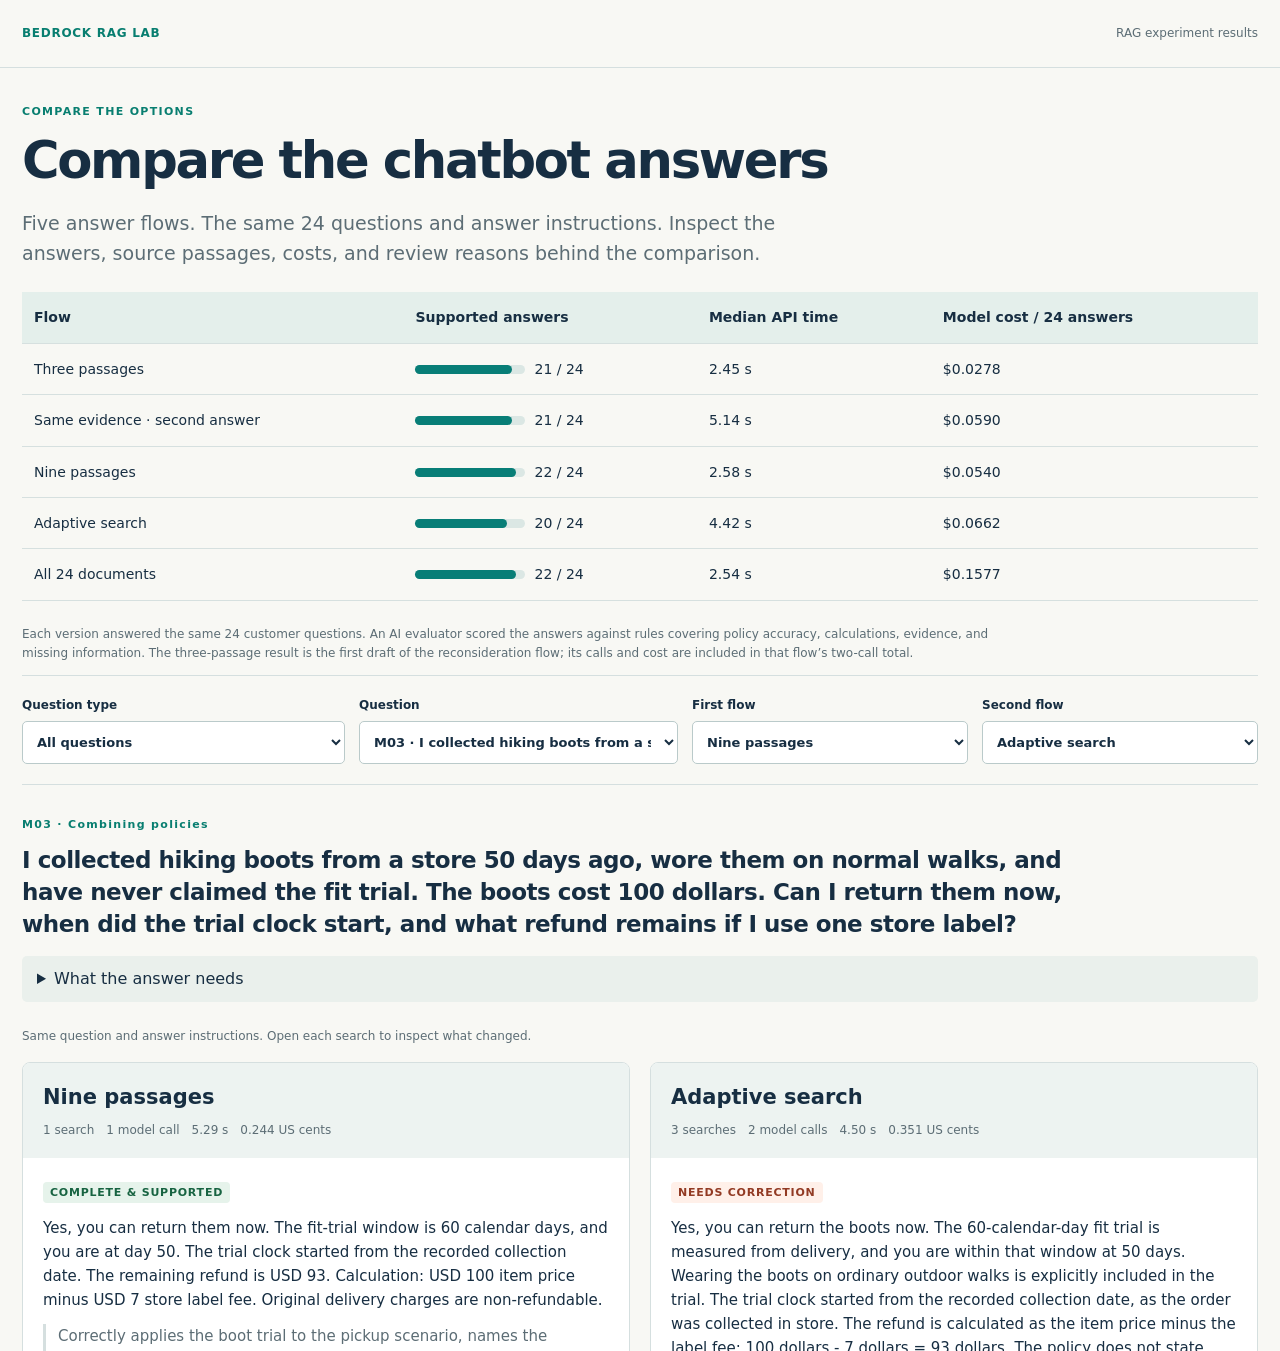
<file: index.html>
<!doctype html><html lang="en"><meta charset="utf-8"><title>Bedrock RAG Lab</title><meta http-equiv="refresh" content="0;url=explorer/index.html"><a href="explorer/index.html">Compare the chatbot answers</a></html>
</file>
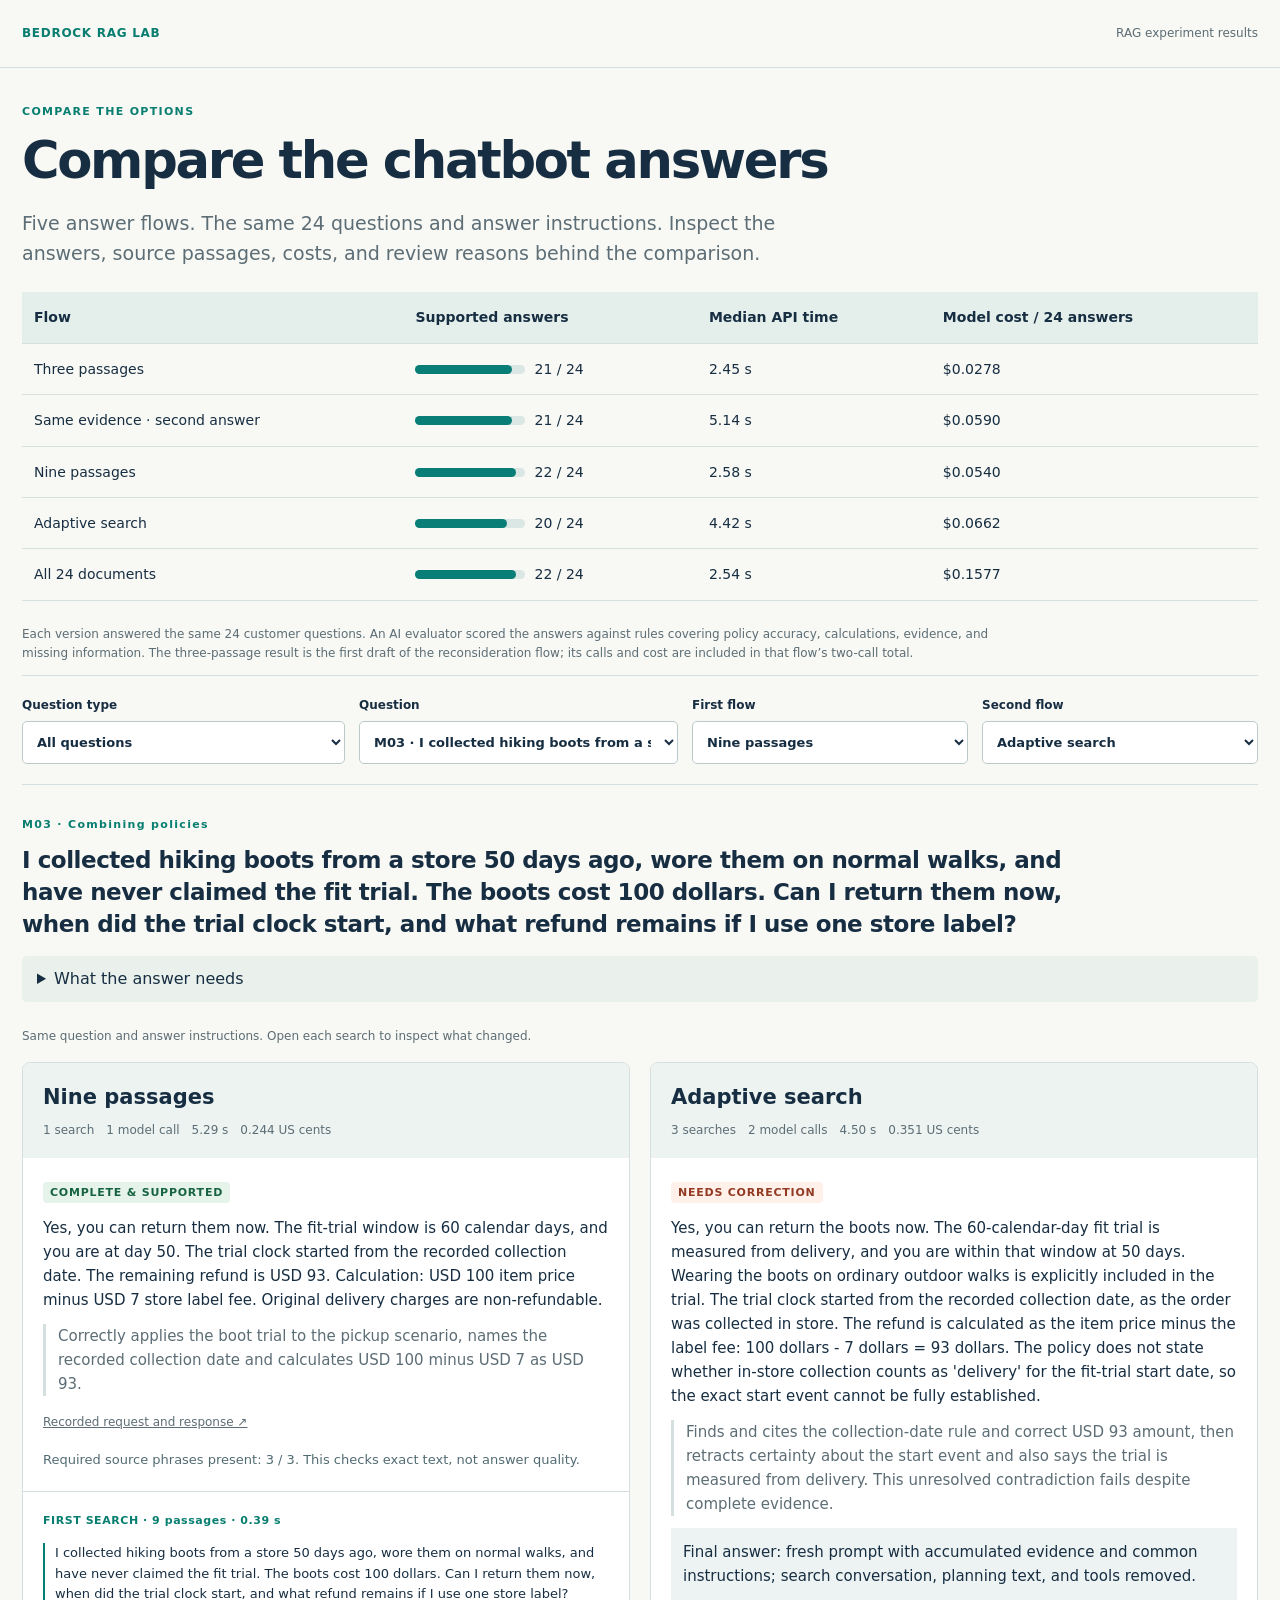
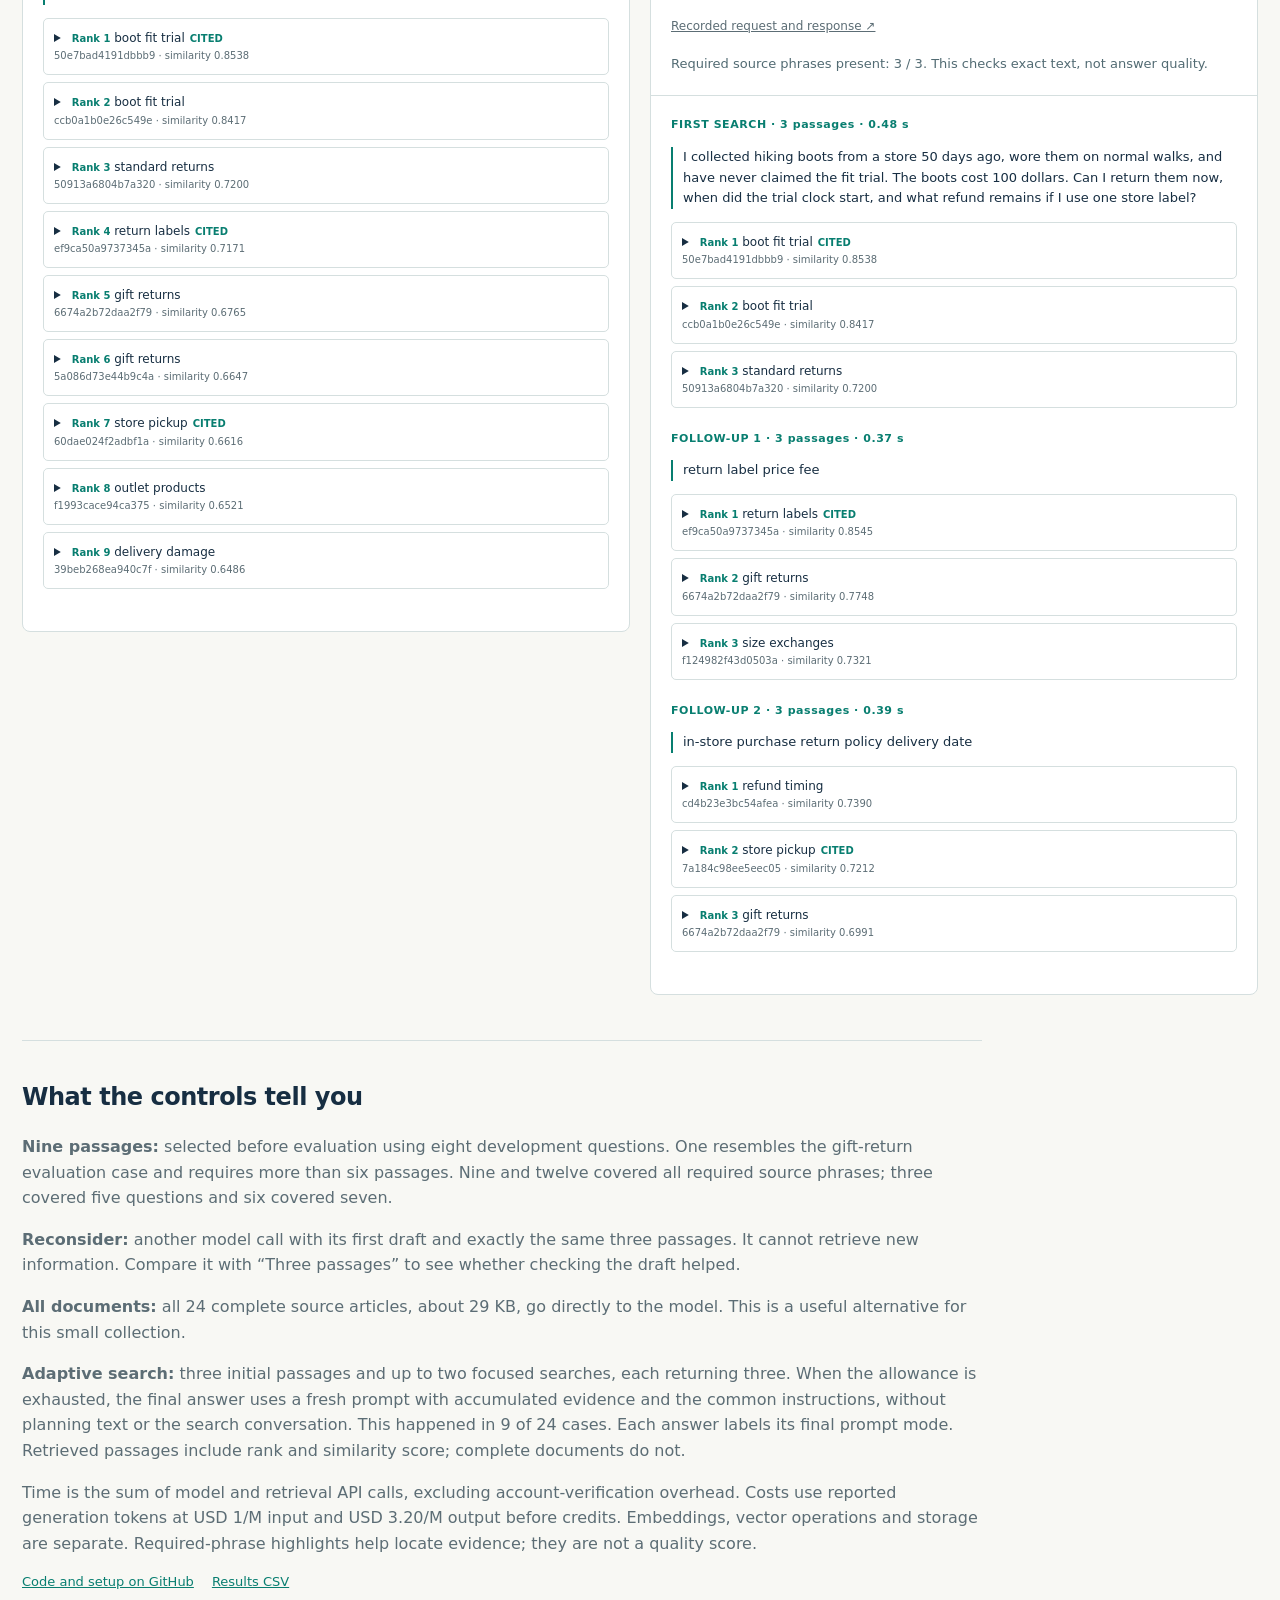
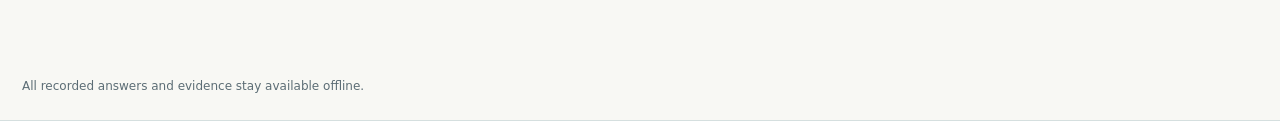
<file: explorer/index.html>
<!doctype html><html lang="en"><head><meta charset="utf-8"><meta name="viewport" content="width=device-width,initial-scale=1"><title>Compare the chatbot answers · Build with AWS</title><link rel="stylesheet" href="style.css"><style>
.intro h1{max-width:950px}.result-table{overflow-x:auto;margin:24px 0}table{border-collapse:collapse;width:100%;font-size:14px}th,td{text-align:left;padding:14px 12px;border-bottom:1px solid #d6e0df}th{background:#e4efeb}.chart-cell{min-width:180px}.bar{display:inline-block;width:110px;background:#dbe7e4;height:9px;border-radius:5px;margin-right:9px}.bar i{display:block;height:100%;background:#087e77;border-radius:5px}.review-provenance{max-width:1000px;line-height:1.6}.comparison{align-items:start}.coverage{font-size:13px;color:#526b73;line-height:1.7;margin-top:16px}.passage-rank{font-size:12px;color:#087e77}.flow-head h3{margin-top:0}.flow details[open] p{white-space:pre-wrap}.status-note{padding:14px 18px;background:#fff5da;border-left:3px solid #bd8b21}.question h2{font-size:23px}.evidence-all{padding:16px 24px}.stats{flex-wrap:wrap}.prompt-note{font-size:13px;line-height:1.6;padding:12px;background:#edf3f2}@media(max-width:600px){th,td{padding:10px 7px;font-size:12px}.bar{width:55px}.chart-cell{min-width:135px}}
</style></head><body><header><a href="https://github.com/marceloacosta/bedrock-rag-lab">BEDROCK RAG LAB</a><span>RAG experiment results</span></header><main>
<section class="intro"><div class="eyebrow">COMPARE THE OPTIONS</div><h1>Compare the chatbot answers</h1><p>Five answer flows. The same 24 questions and answer instructions. Inspect the answers, source passages, costs, and review reasons behind the comparison.</p></section>
<div class="result-table"><table><thead><tr><th>Flow</th><th>Supported answers</th><th>Median API time</th><th>Model cost / 24 answers</th></tr></thead><tbody id="results"></tbody></table></div>
<p class="review-provenance small">Each version answered the same 24 customer questions. An AI evaluator scored the answers against rules covering policy accuracy, calculations, evidence, and missing information. The three-passage result is the first draft of the reconsideration flow; its calls and cost are included in that flow’s two-call total.</p>
<p class="status-note" id="link-warning" role="status" hidden></p>
<section class="controls"><label>Question type<select id="kind"><option value="all">All questions</option><option value="direct">One policy</option><option value="combined">Combining policies</option><option value="missing">Information missing</option><option value="changed">Different outcomes in this comparison</option></select></label><label class="grow">Question<select id="question"></select></label><label>First flow<select id="left"></select></label><label>Second flow<select id="right"></select></label></section>
<section class="question"><span class="eyebrow" id="case-label"></span><h2 id="question-text"></h2><details><summary>What the answer needs</summary><p id="expected"></p></details></section>
<div class="pair-note" id="pair-note"></div><section class="comparison" id="answers"></section>
<section class="method"><h2>What the controls tell you</h2><p><strong>Nine passages:</strong> selected before evaluation using eight development questions. One resembles the gift-return evaluation case and requires more than six passages. Nine and twelve covered all required source phrases; three covered five questions and six covered seven.</p><p><strong>Reconsider:</strong> another model call with its first draft and exactly the same three passages. It cannot retrieve new information. Compare it with “Three passages” to see whether checking the draft helped.</p><p><strong>All documents:</strong> all 24 complete source articles, about 29 KB, go directly to the model. This is a useful alternative for this small collection.</p><p><strong>Adaptive search:</strong> three initial passages and up to two focused searches, each returning three. When the allowance is exhausted, the final answer uses a fresh prompt with accumulated evidence and the common instructions, without planning text or the search conversation. This happened in 9 of 24 cases. Each answer labels its final prompt mode. Retrieved passages include rank and similarity score; complete documents do not.</p><p>Time is the sum of model and retrieval API calls, excluding account-verification overhead. Costs use reported generation tokens at USD 1/M input and USD 3.20/M output before credits. Embeddings, vector operations and storage are separate. Required-phrase highlights help locate evidence; they are not a quality score.</p>
<div class="links"><a href="https://github.com/marceloacosta/bedrock-rag-lab">Code and setup on GitHub</a><a href="../measurements/recorded/trials.csv" download>Results CSV</a></div></section></main><footer>All recorded answers and evidence stay available offline.</footer><script src="data.js"></script><script src="app.js"></script></body></html>
</file>
<file: explorer/style.css>
:root{--ink:#172e42;--muted:#5c6d75;--line:#d5dfdf;--green:#087e70;--paper:#f8f8f4;--orange:#b84e29}*{box-sizing:border-box}body{margin:0;background:var(--paper);color:var(--ink);font:16px/1.6 system-ui,-apple-system,sans-serif}header,footer{padding:24px max(22px,calc((100vw - 1240px)/2));border-bottom:1px solid var(--line)}header{display:flex;justify-content:space-between;gap:20px;font-size:12px}header a{font-weight:800;letter-spacing:.06em;text-decoration:none}header span{color:var(--muted)}main{max-width:1284px;margin:auto;padding:35px 22px 60px}a{color:var(--green)}h1{font-size:clamp(34px,4vw,58px);letter-spacing:-.045em;line-height:1.07;margin:12px 0 20px}h2{font-size:24px;line-height:1.4;letter-spacing:-.02em}.intro>p{max-width:780px;font-size:19px;color:var(--muted)}.eyebrow{font-size:11px;letter-spacing:.12em;font-weight:800;color:var(--green)}.architecture{display:flex;flex-wrap:wrap;align-items:center;gap:12px;margin:28px 0}.architecture span{padding:10px 16px;border:1px solid var(--line);border-radius:7px;background:#fff;font-size:13px}.architecture b{color:var(--green)}.summary{display:grid;grid-template-columns:repeat(4,1fr);gap:16px;margin:30px 0}.metric{border-top:3px solid var(--green);padding:16px;background:#fff;border-radius:3px}.metric strong{display:block;font-size:28px;line-height:1.2;letter-spacing:-.04em}.metric span{font-size:12px;color:var(--muted)}.controls{display:flex;gap:14px;padding:20px 0;border-top:1px solid var(--line);border-bottom:1px solid var(--line)}label{font-size:12px;font-weight:650;display:flex;flex-direction:column;gap:6px}.grow{flex:1;min-width:0}select,textarea,button{font:inherit;color:inherit;border:1px solid #bacaca;background:white;border-radius:5px;padding:10px;max-width:100%}select{font-size:13px;min-height:43px}.question{margin:25px 0}.question h2{font-size:clamp(20px,2vw,27px);max-width:1100px;margin:8px 0 16px}.question details{padding:10px 15px;background:#eaf0ec;border-radius:5px}.pair-note{color:var(--muted);font-size:12px;margin:16px 0}.comparison{display:grid;grid-template-columns:1fr 1fr;gap:20px}.flow{background:white;border:1px solid var(--line);border-radius:8px;min-width:0;overflow:hidden}.flow-head{background:#edf3f1;padding:18px 20px}.flow-head h3{margin:0 0 6px;font-size:21px}.stats{display:flex;flex-wrap:wrap;gap:12px;font-size:12px;color:var(--muted)}.answer-area,.searches,.review-area{padding:20px}.answer-area{border-bottom:1px solid var(--line)}.answer-area p{margin:12px 0;white-space:pre-wrap;font-size:15px}.badge{font-weight:750;font-size:11px;text-transform:uppercase;letter-spacing:.07em;padding:4px 7px;border-radius:4px;background:#e6f3eb;color:#176341}.badge.fail{color:#923a23;background:#fff0e9}.review{font-size:12px;color:var(--muted);border-left:3px solid var(--line);padding-left:12px;margin-top:16px}.search-step{margin-bottom:22px}.step-label{font-size:11px;font-weight:800;letter-spacing:.05em;color:var(--green)}.query{font-size:13px;border-left:2px solid var(--green);padding-left:10px;overflow-wrap:anywhere}.passage{border:1px solid var(--line);border-radius:5px;margin:7px 0;font-size:12px}.passage summary{padding:10px;cursor:pointer}.passage summary span{font-size:10px;font-weight:700;color:var(--green);margin-left:5px}.passage p{font-size:13px;line-height:1.65;padding:0 12px 12px;white-space:pre-wrap;overflow-wrap:anywhere}.passage small{color:var(--muted);display:block;font-weight:400}.passage mark{background:#dbefc9;color:inherit;padding:1px 0}.review-area{background:#f5f6f2;border-top:1px solid var(--line)}textarea{width:100%;min-height:80px;resize:vertical;font-size:13px}.method{margin-top:45px;border-top:1px solid var(--line);padding-top:20px;max-width:960px}.method p{color:var(--muted)}.links{display:flex;flex-wrap:wrap;align-items:center;gap:18px;font-size:13px}.links button{cursor:pointer}.small,footer{font-size:12px;color:var(--muted)}summary{cursor:pointer}a,summary,button{touch-action:manipulation}a:focus-visible,summary:focus-visible,select:focus-visible,textarea:focus-visible,button:focus-visible{outline:3px solid #d97735;outline-offset:3px}@media(max-width:750px){header{display:block}header span{display:block;margin-top:8px}.summary{grid-template-columns:1fr 1fr}.controls{flex-wrap:wrap}.controls .grow{order:3;flex-basis:100%}.comparison{grid-template-columns:1fr}.flow-head,.answer-area,.searches,.review-area{padding:16px}.architecture{gap:7px}.architecture span{font-size:11px;padding:8px}.metric strong{font-size:24px}main{padding:24px 16px}.question h2{font-size:21px}}@media print{.controls,.review-area,footer{display:none}.comparison{display:block}.flow{margin-bottom:20px}.passage{break-inside:avoid}}
</file>
